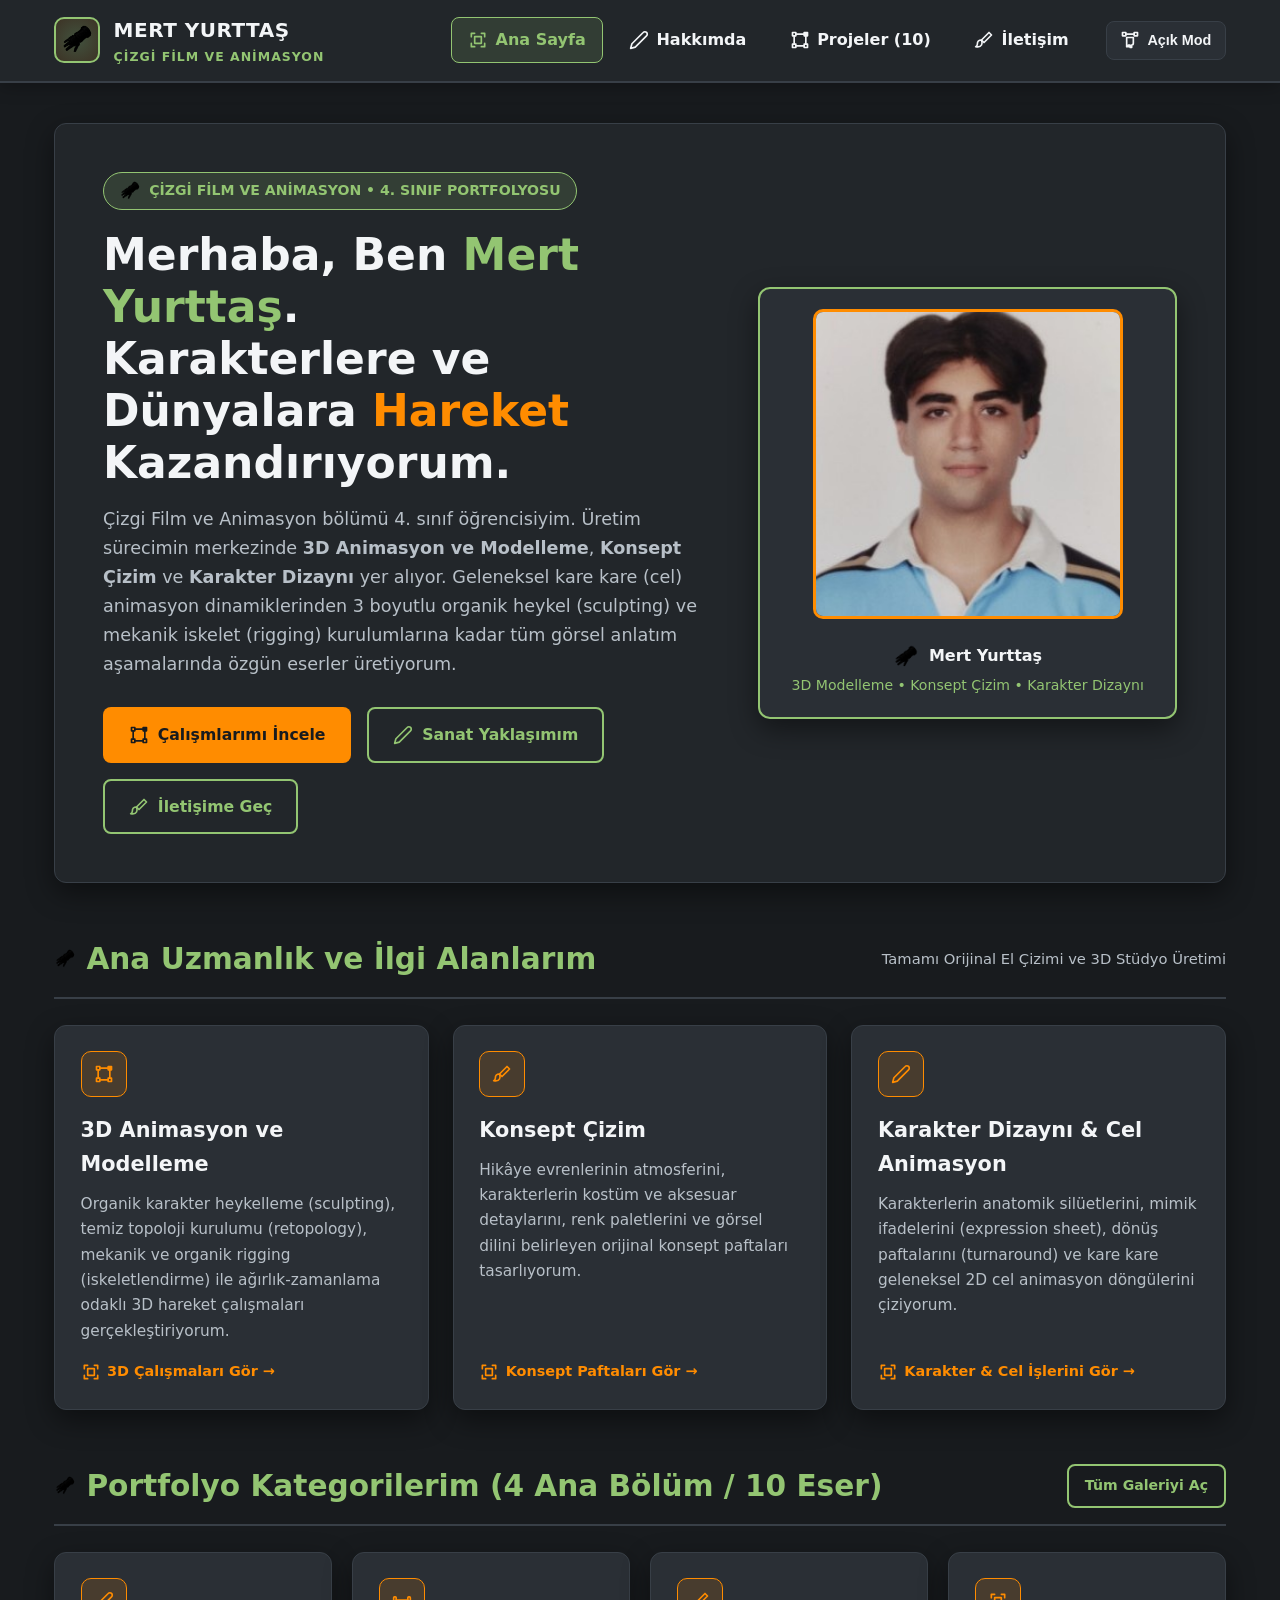
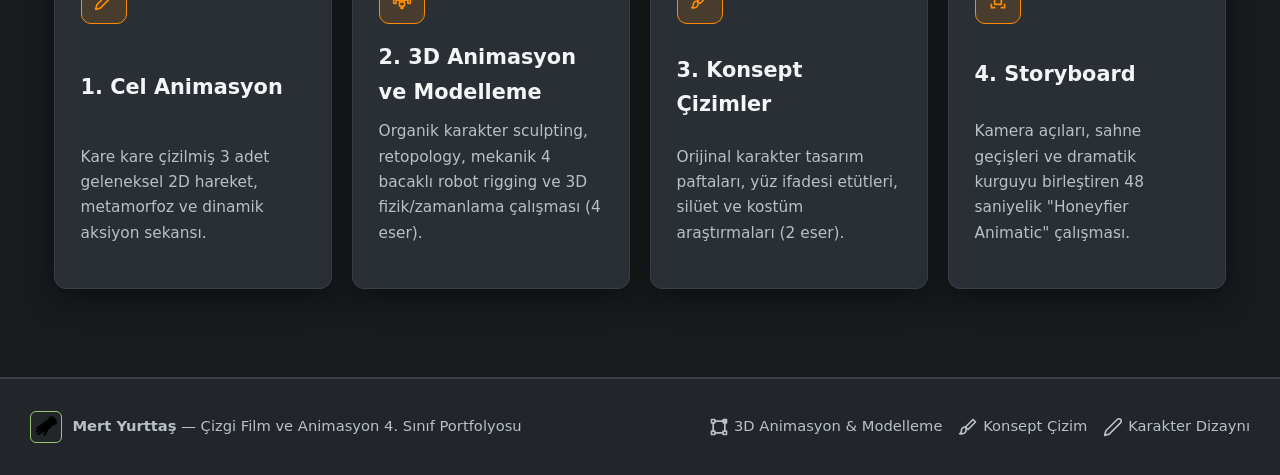
<file: index.html>
<!DOCTYPE html>
<html lang="tr">
<head>
  <meta charset="UTF-8">
  <meta name="viewport" content="width=device-width, initial-scale=1.0">
  <title>Mert Yurttaş | Çizgi Film ve Animasyon Portfolyosu</title>
  <meta name="description" content="Mert Yurttaş - Çizgi Film ve Animasyon 4. Sınıf öğrencisi. 3D Animasyon ve Modelleme, Konsept Çizim, Karakter Dizaynı, Cel Animasyon ve Storyboard portfolyosu.">
  <link rel="icon" type="image/png" href="assets/img/logo.png">
  <link rel="stylesheet" href="style.css">
</head>
<body>
  <a href="#mainContent" class="skip-link">Ana İçeriğe Atla</a>
  <header>
    <div class="nav-container">
      <a href="index.html" class="brand-logo" aria-label="Mert Yurttaş Ana Sayfa">
        <img src="assets/img/logo.png" alt="Mert Yurttaş Zırhlı Eldiven Sanat Logosu">
        <div class="brand-title">
          MERT YURTTAŞ
          <span>Çizgi Film ve Animasyon</span>
        </div>
      </a>

      <nav aria-label="Ana Gezinti Menüsü">
        <button type="button" class="mobile-menu-btn" id="mobileMenuBtn" aria-expanded="false" aria-controls="mainNavLinks" aria-label="Menüyü Aç veya Kapat">
          <svg class="tool-icon" viewBox="0 0 24 24" aria-hidden="true"><path d="M4 8V4h4M16 4h4v4M20 16v4h-4M8 20H4v-4"/><rect x="8" y="8" width="8" height="8"/></svg> Menü
        </button>

        <ul class="nav-links" id="mainNavLinks">
          <li>
            <a href="index.html" class="active">
              <svg class="tool-icon" viewBox="0 0 24 24" aria-hidden="true"><path d="M4 8V4h4M16 4h4v4M20 16v4h-4M8 20H4v-4"/><rect x="8" y="8" width="8" height="8"/></svg> Ana Sayfa
            </a>
          </li>
          <li>
            <a href="hakkinda.html" class="">
              <svg class="tool-icon" viewBox="0 0 24 24" aria-hidden="true"><path d="M17 3a2.83 2.83 0 1 1 4 4L7.5 20.5 2 22l1.5-5.5L17 3z"/></svg> Hakkımda
            </a>
          </li>
          <li>
            <a href="projeler.html" class="">
              <svg class="tool-icon" viewBox="0 0 24 24" aria-hidden="true"><rect x="3" y="3" width="4" height="4"/><rect x="17" y="3" width="4" height="4" fill="currentColor"/><rect x="3" y="17" width="4" height="4"/><rect x="17" y="17" width="4" height="4"/><path d="M7 5h10M5 7v10M19 7v10M7 19h10"/></svg> Projeler (10)
            </a>
          </li>
          <li>
            <a href="iletisim.html" class="">
              <svg class="tool-icon" viewBox="0 0 24 24" aria-hidden="true"><path d="M18 3l3 3-9 9-3-3 9-9z"/><path d="M9 12c-3 0-5 2-5 5 0 1.5-.8 2.5-2 3 2.5.5 6 0 7-2 1-1.5 1-3 0-6z"/></svg> İletişim
            </a>
          </li>
        </ul>

        <div class="nav-actions">
          <button type="button" class="theme-btn" id="themeToggleBtn" aria-label="Renk Temasını Değiştir">
            <svg class="tool-icon" viewBox="0 0 24 24" aria-hidden="true"><rect x="3" y="3" width="4" height="4"/><rect x="17" y="3" width="4" height="4"/><path d="M7 5h10"/><path d="M8 9h8v7a2 2 0 0 1-2 2v3h-2v-3h-2v2H8V9z"/></svg> <span id="themeBtnText">Açık Mod</span>
          </button>
        </div>
      </nav>
    </div>
  </header>

  <main id="mainContent">
    <section class="hero-section" aria-labelledby="heroHeading">
      <div class="hero-content">
        <div class="hero-badge">
          <img src="assets/icons/tool_1.png" alt="Çizim Fırçası Aracı İkonu" class="tool-icon-img">
          ÇİZGİ FİLM VE ANİMASYON • 4. SINIF PORTFOLYOSU
        </div>
        <h1 id="heroHeading">
          Merhaba, Ben <span class="highlight-green">Mert Yurttaş</span>.<br>
          Karakterlere ve Dünyalara <span class="highlight-orange">Hareket</span> Kazandırıyorum.
        </h1>
        <p>
          Çizgi Film ve Animasyon bölümü 4. sınıf öğrencisiyim. Üretim sürecimin merkezinde <strong>3D Animasyon ve Modelleme</strong>, <strong>Konsept Çizim</strong> ve <strong>Karakter Dizaynı</strong> yer alıyor. Geleneksel kare kare (cel) animasyon dinamiklerinden 3 boyutlu organik heykel (sculpting) ve mekanik iskelet (rigging) kurulumlarına kadar tüm görsel anlatım aşamalarında özgün eserler üretiyorum.
        </p>
        <div class="btn-group">
          <a href="projeler.html" class="btn btn-primary">
            <svg class="tool-icon" viewBox="0 0 24 24" aria-hidden="true"><rect x="3" y="3" width="4" height="4"/><rect x="17" y="3" width="4" height="4" fill="currentColor"/><rect x="3" y="17" width="4" height="4"/><rect x="17" y="17" width="4" height="4"/><path d="M7 5h10M5 7v10M19 7v10M7 19h10"/></svg> Çalışmlarımı İncele
          </a>
          <a href="hakkinda.html" class="btn btn-secondary">
            <svg class="tool-icon" viewBox="0 0 24 24" aria-hidden="true"><path d="M17 3a2.83 2.83 0 1 1 4 4L7.5 20.5 2 22l1.5-5.5L17 3z"/></svg> Sanat Yaklaşımım
          </a>
          <a href="iletisim.html" class="btn btn-secondary">
            <svg class="tool-icon" viewBox="0 0 24 24" aria-hidden="true"><path d="M18 3l3 3-9 9-3-3 9-9z"/><path d="M9 12c-3 0-5 2-5 5 0 1.5-.8 2.5-2 3 2.5.5 6 0 7-2 1-1.5 1-3 0-6z"/></svg> İletişime Geç
          </a>
        </div>
      </div>

      <div class="hero-portrait-card">
        <img src="assets/img/ben.jpg" alt="Mert Yurttaş Portre Fotoğrafı" class="portrait-img">
        <div class="portrait-caption">
          <img src="assets/img/logo.png" alt="Mert Yurttaş Eldiven Sembolü" style="width:26px; height:26px; object-fit:contain;">
          Mert Yurttaş
        </div>
        <p class="portrait-sub">3D Modelleme • Konsept Çizim • Karakter Dizaynı</p>
      </div>
    </section>

    <section aria-labelledby="focusHeading">
      <div class="section-header">
        <h2 id="focusHeading">
          <img src="assets/icons/tool_3.png" alt="Vertex Seçim Aracı İkonu" class="tool-icon-img">
          Ana Uzmanlık ve İlgi Alanlarım
        </h2>
        <span style="color:var(--text-secondary); font-size:0.92rem;">Tamamı Orijinal El Çizimi ve 3D Stüdyo Üretimi</span>
      </div>

      <div class="grid-3">
        <article class="card">
          <div>
            <div class="card-icon-bar">
              <svg class="tool-icon" viewBox="0 0 24 24" aria-hidden="true"><rect x="3" y="3" width="4" height="4"/><rect x="17" y="3" width="4" height="4" fill="currentColor"/><rect x="3" y="17" width="4" height="4"/><rect x="17" y="17" width="4" height="4"/><path d="M7 5h10M5 7v10M19 7v10M7 19h10"/></svg>
            </div>
            <h3>3D Animasyon ve Modelleme</h3>
            <p>
              Organik karakter heykelleme (sculpting), temiz topoloji kurulumu (retopology), mekanik ve organik rigging (iskeletlendirme) ile ağırlık-zamanlama odaklı 3D hareket çalışmaları gerçekleştiriyorum.
            </p>
          </div>
          <a href="projeler.html" class="project-link"><svg class="tool-icon" viewBox="0 0 24 24" aria-hidden="true"><path d="M4 8V4h4M16 4h4v4M20 16v4h-4M8 20H4v-4"/><rect x="8" y="8" width="8" height="8"/></svg> 3D Çalışmaları Gör &rarr;</a>
        </article>

        <article class="card">
          <div>
            <div class="card-icon-bar">
              <svg class="tool-icon" viewBox="0 0 24 24" aria-hidden="true"><path d="M18 3l3 3-9 9-3-3 9-9z"/><path d="M9 12c-3 0-5 2-5 5 0 1.5-.8 2.5-2 3 2.5.5 6 0 7-2 1-1.5 1-3 0-6z"/></svg>
            </div>
            <h3>Konsept Çizim</h3>
            <p>
              Hikâye evrenlerinin atmosferini, karakterlerin kostüm ve aksesuar detaylarını, renk paletlerini ve görsel dilini belirleyen orijinal konsept paftaları tasarlıyorum.
            </p>
          </div>
          <a href="projeler.html" class="project-link"><svg class="tool-icon" viewBox="0 0 24 24" aria-hidden="true"><path d="M4 8V4h4M16 4h4v4M20 16v4h-4M8 20H4v-4"/><rect x="8" y="8" width="8" height="8"/></svg> Konsept Paftaları Gör &rarr;</a>
        </article>

        <article class="card">
          <div>
            <div class="card-icon-bar">
              <svg class="tool-icon" viewBox="0 0 24 24" aria-hidden="true"><path d="M17 3a2.83 2.83 0 1 1 4 4L7.5 20.5 2 22l1.5-5.5L17 3z"/></svg>
            </div>
            <h3>Karakter Dizaynı &amp; Cel Animasyon</h3>
            <p>
              Karakterlerin anatomik silüetlerini, mimik ifadelerini (expression sheet), dönüş paftalarını (turnaround) ve kare kare geleneksel 2D cel animasyon döngülerini çiziyorum.
            </p>
          </div>
          <a href="projeler.html" class="project-link"><svg class="tool-icon" viewBox="0 0 24 24" aria-hidden="true"><path d="M4 8V4h4M16 4h4v4M20 16v4h-4M8 20H4v-4"/><rect x="8" y="8" width="8" height="8"/></svg> Karakter &amp; Cel İşlerini Gör &rarr;</a>
        </article>
      </div>
    </section>

    <section aria-labelledby="categoriesPreviewHeading">
      <div class="section-header">
        <h2 id="categoriesPreviewHeading">
          <img src="assets/icons/tool_6.png" alt="Rigging Ağırlık Aracı İkonu" class="tool-icon-img">
          Portfolyo Kategorilerim (4 Ana Bölüm / 10 Eser)
        </h2>
        <a href="projeler.html" class="btn btn-secondary" style="padding:0.5rem 1rem; font-size:0.88rem;">
          Tüm Galeriyi Aç
        </a>
      </div>

      <div class="grid-4">
        <div class="card">
          <div class="card-icon-bar"><svg class="tool-icon" viewBox="0 0 24 24" aria-hidden="true"><path d="M17 3a2.83 2.83 0 1 1 4 4L7.5 20.5 2 22l1.5-5.5L17 3z"/></svg></div>
          <h3>1. Cel Animasyon</h3>
          <p>Kare kare çizilmiş 3 adet geleneksel 2D hareket, metamorfoz ve dinamik aksiyon sekansı.</p>
        </div>
        <div class="card">
          <div class="card-icon-bar"><svg class="tool-icon" viewBox="0 0 24 24" aria-hidden="true"><rect x="2" y="7" width="3" height="8" rx="1"/><rect x="19" y="7" width="3" height="8" rx="1"/><path d="M5 11h14"/><path d="M9 13h6v5h-2v3h-2v-3H9v-5z"/></svg></div>
          <h3>2. 3D Animasyon ve Modelleme</h3>
          <p>Organik karakter sculpting, retopology, mekanik 4 bacaklı robot rigging ve 3D fizik/zamanlama çalışması (4 eser).</p>
        </div>
        <div class="card">
          <div class="card-icon-bar"><svg class="tool-icon" viewBox="0 0 24 24" aria-hidden="true"><path d="M18 3l3 3-9 9-3-3 9-9z"/><path d="M9 12c-3 0-5 2-5 5 0 1.5-.8 2.5-2 3 2.5.5 6 0 7-2 1-1.5 1-3 0-6z"/></svg></div>
          <h3>3. Konsept Çizimler</h3>
          <p>Orijinal karakter tasarım paftaları, yüz ifadesi etütleri, silüet ve kostüm araştırmaları (2 eser).</p>
        </div>
        <div class="card">
          <div class="card-icon-bar"><svg class="tool-icon" viewBox="0 0 24 24" aria-hidden="true"><path d="M4 8V4h4M16 4h4v4M20 16v4h-4M8 20H4v-4"/><rect x="8" y="8" width="8" height="8"/></svg></div>
          <h3>4. Storyboard</h3>
          <p>Kamera açıları, sahne geçişleri ve dramatik kurguyu birleştiren 48 saniyelik "Honeyfier Animatic" çalışması.</p>
        </div>
      </div>
    </section>
  </main>

  <footer>
    <div class="footer-inner">
      <div style="display:flex; align-items:center; gap:0.65rem;">
        <img src="assets/img/logo.png" alt="Mert Yurttaş Mini Logo" style="width:32px; height:32px; object-fit:contain; border:1px solid var(--pistachio); border-radius:6px; padding:2px;">
        <span><strong>Mert Yurttaş</strong> — Çizgi Film ve Animasyon 4. Sınıf Portfolyosu</span>
      </div>
      <div style="display:flex; align-items:center; gap:1rem; flex-wrap:wrap;">
        <span><svg class="tool-icon" viewBox="0 0 24 24" aria-hidden="true"><rect x="3" y="3" width="4" height="4"/><rect x="17" y="3" width="4" height="4" fill="currentColor"/><rect x="3" y="17" width="4" height="4"/><rect x="17" y="17" width="4" height="4"/><path d="M7 5h10M5 7v10M19 7v10M7 19h10"/></svg> 3D Animasyon &amp; Modelleme</span>
        <span><svg class="tool-icon" viewBox="0 0 24 24" aria-hidden="true"><path d="M18 3l3 3-9 9-3-3 9-9z"/><path d="M9 12c-3 0-5 2-5 5 0 1.5-.8 2.5-2 3 2.5.5 6 0 7-2 1-1.5 1-3 0-6z"/></svg> Konsept Çizim</span>
        <span><svg class="tool-icon" viewBox="0 0 24 24" aria-hidden="true"><path d="M17 3a2.83 2.83 0 1 1 4 4L7.5 20.5 2 22l1.5-5.5L17 3z"/></svg> Karakter Dizaynı</span>
      </div>
    </div>
  </footer>
  <script src="script.js"></script>
</body>
</html>
</file>
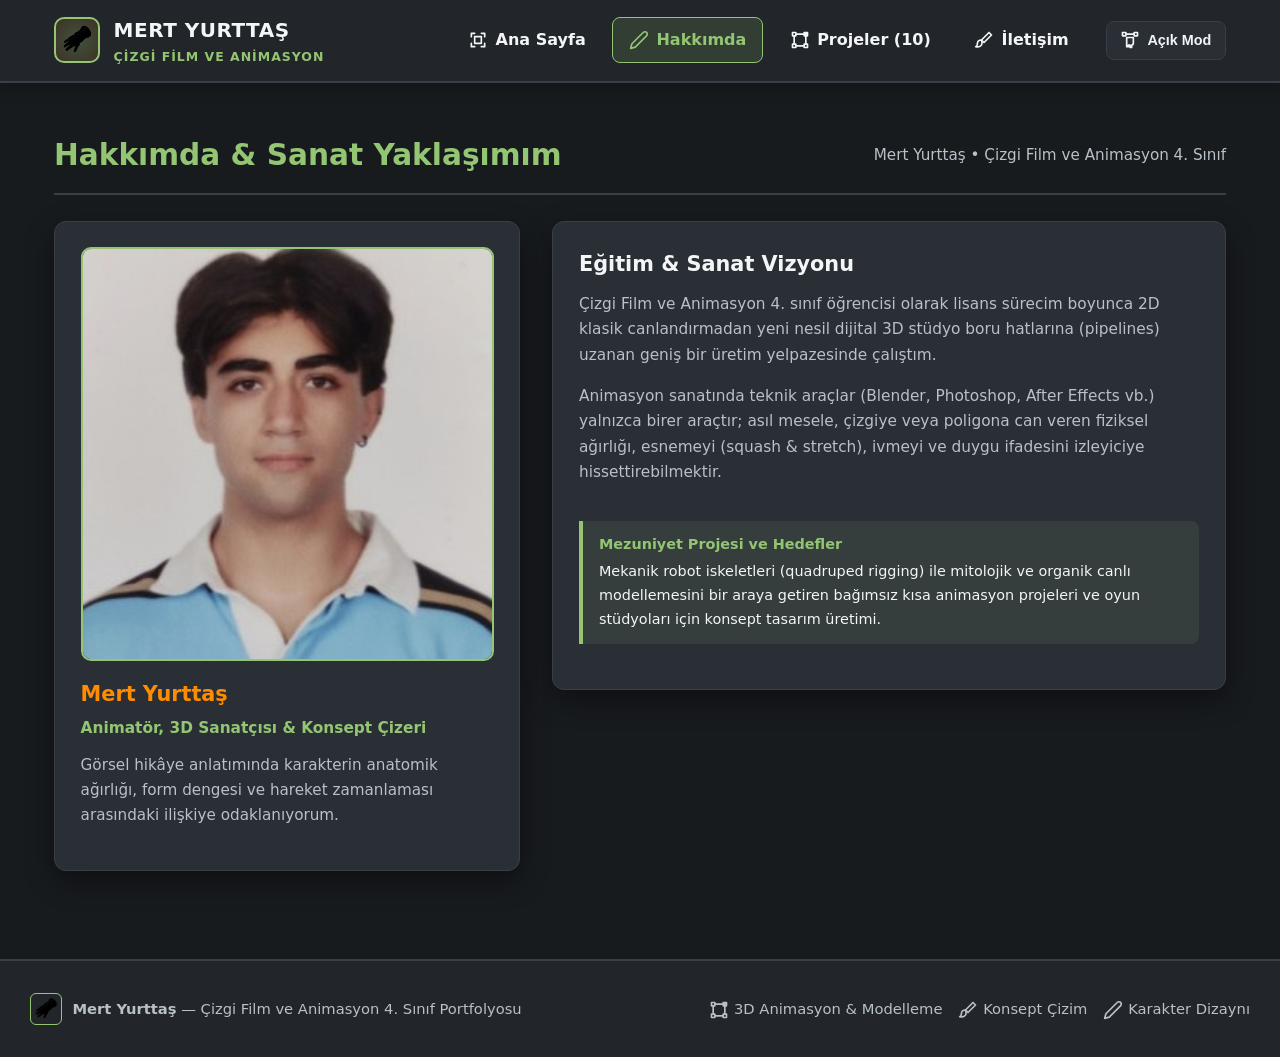
<file: hakkinda.html>
<!DOCTYPE html>
<html lang="tr">
<head>
  <meta charset="UTF-8">
  <meta name="viewport" content="width=device-width, initial-scale=1.0">
  <title>Hakkımda | Mert Yurttaş Sanat ve Animasyon Portfolyosu</title>
  <meta name="description" content="Mert Yurttaş - Çizgi Film ve Animasyon 4. Sınıf öğrencisi hakkında; sanat yaklaşımı, üretim metodolojisi ve hedefleri.">
  <link rel="icon" type="image/png" href="assets/img/logo.png">
  <link rel="stylesheet" href="style.css">
</head>
<body>
  <a href="#mainContent" class="skip-link">Ana İçeriğe Atla</a>
  <header>
    <div class="nav-container">
      <a href="index.html" class="brand-logo" aria-label="Mert Yurttaş Ana Sayfa">
        <img src="assets/img/logo.png" alt="Mert Yurttaş Zırhlı Eldiven Sanat Logosu">
        <div class="brand-title">
          MERT YURTTAŞ
          <span>Çizgi Film ve Animasyon</span>
        </div>
      </a>

      <nav aria-label="Ana Gezinti Menüsü">
        <button type="button" class="mobile-menu-btn" id="mobileMenuBtn" aria-expanded="false" aria-controls="mainNavLinks" aria-label="Menüyü Aç veya Kapat">
          <svg class="tool-icon" viewBox="0 0 24 24" aria-hidden="true"><path d="M4 8V4h4M16 4h4v4M20 16v4h-4M8 20H4v-4"/><rect x="8" y="8" width="8" height="8"/></svg> Menü
        </button>

        <ul class="nav-links" id="mainNavLinks">
          <li>
            <a href="index.html">
              <svg class="tool-icon" viewBox="0 0 24 24" aria-hidden="true"><path d="M4 8V4h4M16 4h4v4M20 16v4h-4M8 20H4v-4"/><rect x="8" y="8" width="8" height="8"/></svg> Ana Sayfa
            </a>
          </li>
          <li>
            <a href="hakkinda.html" class="active">
              <svg class="tool-icon" viewBox="0 0 24 24" aria-hidden="true"><path d="M17 3a2.83 2.83 0 1 1 4 4L7.5 20.5 2 22l1.5-5.5L17 3z"/></svg> Hakkımda
            </a>
          </li>
          <li>
            <a href="projeler.html">
              <svg class="tool-icon" viewBox="0 0 24 24" aria-hidden="true"><rect x="3" y="3" width="4" height="4"/><rect x="17" y="3" width="4" height="4" fill="currentColor"/><rect x="3" y="17" width="4" height="4"/><rect x="17" y="17" width="4" height="4"/><path d="M7 5h10M5 7v10M19 7v10M7 19h10"/></svg> Projeler (10)
            </a>
          </li>
          <li>
            <a href="iletisim.html">
              <svg class="tool-icon" viewBox="0 0 24 24" aria-hidden="true"><path d="M18 3l3 3-9 9-3-3 9-9z"/><path d="M9 12c-3 0-5 2-5 5 0 1.5-.8 2.5-2 3 2.5.5 6 0 7-2 1-1.5 1-3 0-6z"/></svg> İletişim
            </a>
          </li>
        </ul>

        <div class="nav-actions">
          <button type="button" class="theme-btn" id="themeToggleBtn" aria-label="Renk Temasını Değiştir">
            <svg class="tool-icon" viewBox="0 0 24 24" aria-hidden="true"><rect x="3" y="3" width="4" height="4"/><rect x="17" y="3" width="4" height="4"/><path d="M7 5h10"/><path d="M8 9h8v7a2 2 0 0 1-2 2v3h-2v-3h-2v2H8V9z"/></svg> <span id="themeBtnText">Açık Mod</span>
          </button>
        </div>
      </nav>
    </div>
  </header>

  <main id="mainContent">
    <div class="section-header" style="margin-top:0.5rem;">
      <h2>
        Hakkımda &amp; Sanat Yaklaşımım
      </h2>
      <span style="color:var(--text-secondary); font-size:0.95rem;">Mert Yurttaş • Çizgi Film ve Animasyon 4. Sınıf</span>
    </div>

    <div class="about-grid">
      <div class="card">
        <img src="assets/img/ben.jpg" alt="Mert Yurttaş Portre" style="width:100%; border-radius:10px; border:2px solid var(--pistachio); margin-bottom:1rem; object-fit:cover;">
        <h3 style="color:var(--sun-orange); margin-bottom:0.3rem;">Mert Yurttaş</h3>
        <p style="color:var(--pistachio); font-weight:700; margin-bottom:0.75rem;">Animatör, 3D Sanatçısı &amp; Konsept Çizeri</p>
        <p style="font-size:0.95rem;">
          Görsel hikâye anlatımında karakterin anatomik ağırlığı, form dengesi ve hareket zamanlaması arasındaki ilişkiye odaklanıyorum.
        </p>
      </div>

      <div class="card">
        <h3>Eğitim &amp; Sanat Vizyonu</h3>
        <p>
          Çizgi Film ve Animasyon 4. sınıf öğrencisi olarak lisans sürecim boyunca 2D klasik canlandırmadan yeni nesil dijital 3D stüdyo boru hatlarına (pipelines) uzanan geniş bir üretim yelpazesinde çalıştım.
        </p>
        <p>
          Animasyon sanatında teknik araçlar (Blender, Photoshop, After Effects vb.) yalnızca birer araçtır; asıl mesele, çizgiye veya poligona can veren fiziksel ağırlığı, esnemeyi (squash &amp; stretch), ivmeyi ve duygu ifadesini izleyiciye hissettirebilmektir.
        </p>
        <div class="learned-box" style="margin-top:1.25rem;">
          <strong>Mezuniyet Projesi ve Hedefler</strong>
          Mekanik robot iskeletleri (quadruped rigging) ile mitolojik ve organik canlı modellemesini bir araya getiren bağımsız kısa animasyon projeleri ve oyun stüdyoları için konsept tasarım üretimi.
        </div>
      </div>
    </div>
  </main>

  <footer>
    <div class="footer-inner">
      <div style="display:flex; align-items:center; gap:0.65rem;">
        <img src="assets/img/logo.png" alt="Mert Yurttaş Mini Logo" style="width:32px; height:32px; object-fit:contain; border:1px solid var(--pistachio); border-radius:6px; padding:2px;">
        <span><strong>Mert Yurttaş</strong> — Çizgi Film ve Animasyon 4. Sınıf Portfolyosu</span>
      </div>
      <div style="display:flex; align-items:center; gap:1rem; flex-wrap:wrap;">
        <span><svg class="tool-icon" viewBox="0 0 24 24" aria-hidden="true"><rect x="3" y="3" width="4" height="4"/><rect x="17" y="3" width="4" height="4" fill="currentColor"/><rect x="3" y="17" width="4" height="4"/><rect x="17" y="17" width="4" height="4"/><path d="M7 5h10M5 7v10M19 7v10M7 19h10"/></svg> 3D Animasyon &amp; Modelleme</span>
        <span><svg class="tool-icon" viewBox="0 0 24 24" aria-hidden="true"><path d="M18 3l3 3-9 9-3-3 9-9z"/><path d="M9 12c-3 0-5 2-5 5 0 1.5-.8 2.5-2 3 2.5.5 6 0 7-2 1-1.5 1-3 0-6z"/></svg> Konsept Çizim</span>
        <span><svg class="tool-icon" viewBox="0 0 24 24" aria-hidden="true"><path d="M17 3a2.83 2.83 0 1 1 4 4L7.5 20.5 2 22l1.5-5.5L17 3z"/></svg> Karakter Dizaynı</span>
      </div>
    </div>
  </footer>
  <script src="script.js"></script>
</body>
</html>
</file>
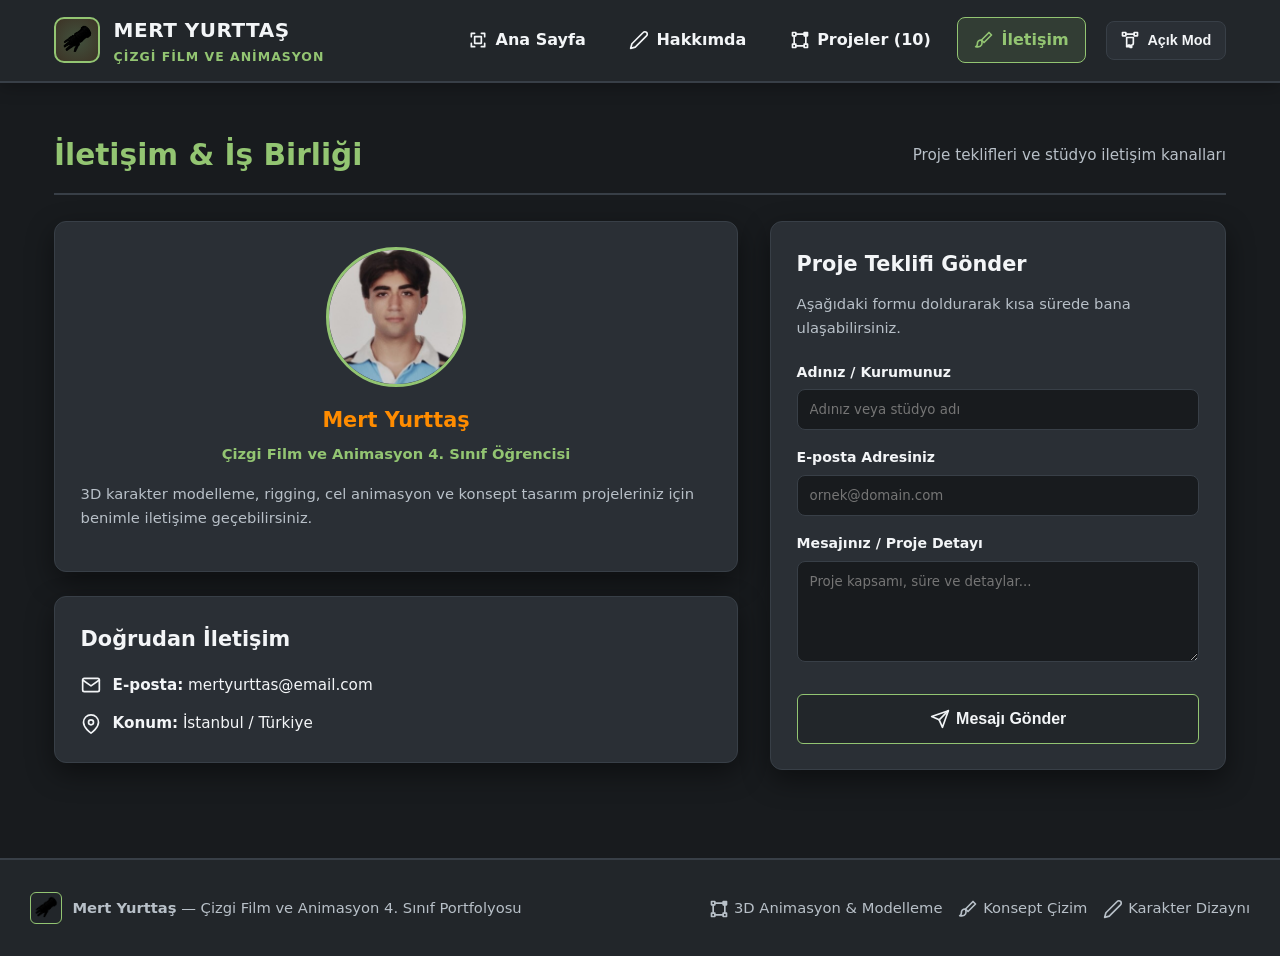
<file: iletisim.html>
<!DOCTYPE html>
<html lang="tr">
<head>
  <meta charset="UTF-8">
  <meta name="viewport" content="width=device-width, initial-scale=1.0">
  <title>İletişim | Mert Yurttaş Sanat ve Animasyon Portfolyosu</title>
  <meta name="description" content="Mert Yurttaş ile iletişim kurun: E-posta, sosyal medya hesapları ve stüdyo iş birliği kanalları.">
  <link rel="icon" type="image/png" href="assets/img/logo.png">
  <link rel="stylesheet" href="style.css">
</head>
<body>
  <a href="#mainContent" class="skip-link">Ana İçeriğe Atla</a>
  <header>
    <div class="nav-container">
      <a href="index.html" class="brand-logo" aria-label="Mert Yurttaş Ana Sayfa">
        <img src="assets/img/logo.png" alt="Mert Yurttaş Zırhlı Eldiven Sanat Logosu">
        <div class="brand-title">
          MERT YURTTAŞ
          <span>Çizgi Film ve Animasyon</span>
        </div>
      </a>

      <nav aria-label="Ana Gezinti Menüsü">
        <button type="button" class="mobile-menu-btn" id="mobileMenuBtn" aria-expanded="false" aria-controls="mainNavLinks" aria-label="Menüyü Aç veya Kapat">
          <svg class="tool-icon" viewBox="0 0 24 24" aria-hidden="true"><path d="M4 8V4h4M16 4h4v4M20 16v4h-4M8 20H4v-4"/><rect x="8" y="8" width="8" height="8"/></svg> Menü
        </button>

        <ul class="nav-links" id="mainNavLinks">
          <li>
            <a href="index.html">
              <svg class="tool-icon" viewBox="0 0 24 24" aria-hidden="true"><path d="M4 8V4h4M16 4h4v4M20 16v4h-4M8 20H4v-4"/><rect x="8" y="8" width="8" height="8"/></svg> Ana Sayfa
            </a>
          </li>
          <li>
            <a href="hakkinda.html">
              <svg class="tool-icon" viewBox="0 0 24 24" aria-hidden="true"><path d="M17 3a2.83 2.83 0 1 1 4 4L7.5 20.5 2 22l1.5-5.5L17 3z"/></svg> Hakkımda
            </a>
          </li>
          <li>
            <a href="projeler.html">
              <svg class="tool-icon" viewBox="0 0 24 24" aria-hidden="true"><rect x="3" y="3" width="4" height="4"/><rect x="17" y="3" width="4" height="4" fill="currentColor"/><rect x="3" y="17" width="4" height="4"/><rect x="17" y="17" width="4" height="4"/><path d="M7 5h10M5 7v10M19 7v10M7 19h10"/></svg> Projeler (10)
            </a>
          </li>
          <li>
            <a href="iletisim.html" class="active">
              <svg class="tool-icon" viewBox="0 0 24 24" aria-hidden="true"><path d="M18 3l3 3-9 9-3-3 9-9z"/><path d="M9 12c-3 0-5 2-5 5 0 1.5-.8 2.5-2 3 2.5.5 6 0 7-2 1-1.5 1-3 0-6z"/></svg> İletişim
            </a>
          </li>
        </ul>

        <div class="nav-actions">
          <button type="button" class="theme-btn" id="themeToggleBtn" aria-label="Renk Temasını Değiştir">
            <svg class="tool-icon" viewBox="0 0 24 24" aria-hidden="true"><rect x="3" y="3" width="4" height="4"/><rect x="17" y="3" width="4" height="4"/><path d="M7 5h10"/><path d="M8 9h8v7a2 2 0 0 1-2 2v3h-2v-3h-2v2H8V9z"/></svg> <span id="themeBtnText">Açık Mod</span>
          </button>
        </div>
      </nav>
    </div>
  </header>

  <main id="mainContent">
    <div class="section-header" style="margin-top:0.5rem;">
      <h2>
        İletişim &amp; İş Birliği
      </h2>
      <span style="color:var(--text-secondary); font-size:0.95rem;">Proje teklifleri ve stüdyo iletişim kanalları</span>
    </div>

    <div class="contact-layout">
      <!-- Sol Sütun: Profil ve İletişim Bilgileri -->
      <div>
        <div class="card" style="text-align: center;">
          <img src="assets/img/ben.jpg" alt="Mert Yurttaş Portre" style="width:140px; height:140px; border-radius:50%; border:3px solid var(--pistachio); margin:0 auto 1rem auto; object-fit:cover; display:block;">
          <h3 style="color:var(--sun-orange); margin-bottom:0.25rem;">Mert Yurttaş</h3>
          <p style="color:var(--pistachio); font-weight:700; margin-bottom:1rem; font-size:0.92rem;">Çizgi Film ve Animasyon 4. Sınıf Öğrencisi</p>
          <p style="font-size:0.92rem; text-align:left; color:var(--text-secondary); line-height:1.6;">
            3D karakter modelleme, rigging, cel animasyon ve konsept tasarım projeleriniz için benimle iletişime geçebilirsiniz.
          </p>
        </div>

        <div class="card" style="margin-top:1.5rem;">
          <h3 style="margin-bottom:1rem;">Doğrudan İletişim</h3>
          <ul style="list-style:none; padding:0; display:flex; flex-direction:column; gap:0.85rem; font-size:0.95rem;">
            <li style="display:flex; align-items:center; gap:0.75rem;">
              <svg class="tool-icon" viewBox="0 0 24 24" aria-hidden="true"><path d="M4 4h16c1.1 0 2 .9 2 2v12c0 1.1-.9 2-2 2H4c-1.1 0-2-.9-2-2V6c0-1.1.9-2 2-2z"/><polyline points="22,6 12,13 2,6"/></svg>
              <span><strong>E-posta:</strong> mertyurttas@email.com</span>
            </li>
            <li style="display:flex; align-items:center; gap:0.75rem;">
              <svg class="tool-icon" viewBox="0 0 24 24" aria-hidden="true"><path d="M21 10c0 7-9 13-9 13s-9-6-9-13a9 9 0 0 1 18 0z"/><circle cx="12" cy="10" r="3"/></svg>
              <span><strong>Konum:</strong> İstanbul / Türkiye</span>
            </li>
          </ul>
        </div>
      </div>

      <!-- Sağ Sütun: İletişim Formu -->
      <div>
        <div class="card">
          <h3>Proje Teklifi Gönder</h3>
          <p style="font-size:0.92rem; color:var(--text-secondary); margin-bottom:1.25rem;">
            Aşağıdaki formu doldurarak kısa sürede bana ulaşabilirsiniz.
          </p>

          <form id="contactForm" style="display:flex; flex-direction:column; gap:1rem;">
            <div>
              <label for="senderName" style="display:block; font-size:0.88rem; font-weight:700; margin-bottom:0.35rem;">Adınız / Kurumunuz</label>
              <input type="text" id="senderName" required placeholder="Adınız veya stüdyo adı" style="width:100%; padding:0.75rem; border-radius:8px; border:1px solid var(--border-color); background:var(--bg-primary); color:var(--text-primary); font-family:inherit;">
            </div>

            <div>
              <label for="senderEmail" style="display:block; font-size:0.88rem; font-weight:700; margin-bottom:0.35rem;">E-posta Adresiniz</label>
              <input type="email" id="senderEmail" required placeholder="ornek@domain.com" style="width:100%; padding:0.75rem; border-radius:8px; border:1px solid var(--border-color); background:var(--bg-primary); color:var(--text-primary); font-family:inherit;">
            </div>

            <div>
              <label for="messageText" style="display:block; font-size:0.88rem; font-weight:700; margin-bottom:0.35rem;">Mesajınız / Proje Detayı</label>
              <textarea id="messageText" rows="5" required placeholder="Proje kapsamı, süre ve detaylar..." style="width:100%; padding:0.75rem; border-radius:8px; border:1px solid var(--border-color); background:var(--bg-primary); color:var(--text-primary); font-family:inherit; resize:vertical;"></textarea>
            </div>

            <button type="submit" class="preview-btn" style="justify-content:center; padding:0.85rem; font-size:1rem; cursor:pointer; margin-top:0.5rem;">
              <svg class="tool-icon" viewBox="0 0 24 24"><line x1="22" y1="2" x2="11" y2="13"/><polygon points="22 2 15 22 11 13 2 9 22 2"/></svg> Mesajı Gönder
            </button>
          </form>

          <div id="formSuccessMessage" style="display:none; margin-top:1rem; padding:0.85rem; background:var(--bg-primary); border:1px solid var(--pistachio); border-radius:8px; color:var(--pistachio); text-align:center; font-weight:700;">
            Mesajınız başarıyla iletildi. En kısa sürede dönüş yapacağım.
          </div>
        </div>
      </div>
    </div>
  </main>

  <footer>
    <div class="footer-inner">
      <div style="display:flex; align-items:center; gap:0.65rem;">
        <img src="assets/img/logo.png" alt="Mert Yurttaş Mini Logo" style="width:32px; height:32px; object-fit:contain; border:1px solid var(--pistachio); border-radius:6px; padding:2px;">
        <span><strong>Mert Yurttaş</strong> — Çizgi Film ve Animasyon 4. Sınıf Portfolyosu</span>
      </div>
      <div style="display:flex; align-items:center; gap:1rem; flex-wrap:wrap;">
        <span><svg class="tool-icon" viewBox="0 0 24 24" aria-hidden="true"><rect x="3" y="3" width="4" height="4"/><rect x="17" y="3" width="4" height="4" fill="currentColor"/><rect x="3" y="17" width="4" height="4"/><rect x="17" y="17" width="4" height="4"/><path d="M7 5h10M5 7v10M19 7v10M7 19h10"/></svg> 3D Animasyon &amp; Modelleme</span>
        <span><svg class="tool-icon" viewBox="0 0 24 24" aria-hidden="true"><path d="M18 3l3 3-9 9-3-3 9-9z"/><path d="M9 12c-3 0-5 2-5 5 0 1.5-.8 2.5-2 3 2.5.5 6 0 7-2 1-1.5 1-3 0-6z"/></svg> Konsept Çizim</span>
        <span><svg class="tool-icon" viewBox="0 0 24 24" aria-hidden="true"><path d="M17 3a2.83 2.83 0 1 1 4 4L7.5 20.5 2 22l1.5-5.5L17 3z"/></svg> Karakter Dizaynı</span>
      </div>
    </div>
  </footer>
  <script src="script.js"></script>
</body>
</html>
</file>
<file: style.css>
/* ==========================================================================
   MERT YURTTAŞ - KİŞİSEL SANAT VE ANİMASYON PORTFOLYOSU
   Renk Paleti: Koyu Gri (#181B1E, #22262A), Fıstık Yeşili (#93C572), Güneş Turuncusu (#FF8C00)
   ========================================================================== */

:root {
  --bg-primary: #181B1E;
  --bg-secondary: #22262A;
  --bg-card: #2A2F35;
  --text-primary: #F3F5F7;
  --text-secondary: #B8C0C8;
  --pistachio: #93C572;
  --pistachio-dark: #74A853;
  --sun-orange: #FF8C00;
  --sun-orange-hover: #FFA028;
  --border-color: #383F47;
  --shadow: 0 10px 28px rgba(0, 0, 0, 0.45);
  --radius: 12px;
  --transition: all 0.28s cubic-bezier(0.4, 0, 0.2, 1);
  --font-main: 'Segoe UI', system-ui, -apple-system, Roboto, sans-serif;
}

body.light-theme {
  --bg-primary: #F4F6F4;
  --bg-secondary: #E6EBE6;
  --bg-card: #FFFFFF;
  --text-primary: #1E2225;
  --text-secondary: #485058;
  --pistachio: #4E8C31;
  --pistachio-dark: #3B6E22;
  --sun-orange: #D96B00;
  --sun-orange-hover: #B85900;
  --border-color: #CBD4CB;
  --shadow: 0 8px 22px rgba(30, 34, 37, 0.12);
}

* {
  box-sizing: border-box;
  margin: 0;
  padding: 0;
}

html {
  scroll-behavior: smooth;
}

body {
  background-color: var(--bg-primary);
  color: var(--text-primary);
  font-family: var(--font-main);
  line-height: 1.65;
  transition: background-color 0.3s ease, color 0.3s ease;
  min-height: 100vh;
  display: flex;
  flex-direction: column;
}

a:focus-visible,
button:focus-visible,
input:focus-visible,
textarea:focus-visible,
select:focus-visible {
  outline: 3px solid var(--sun-orange);
  outline-offset: 3px;
}

.skip-link {
  position: absolute;
  top: -50px;
  left: 16px;
  background: var(--sun-orange);
  color: #181B1E;
  font-weight: 700;
  padding: 8px 16px;
  border-radius: 6px;
  z-index: 1000;
  text-decoration: none;
  transition: top 0.2s;
}

.skip-link:focus {
  top: 12px;
}

.tool-icon {
  width: 20px;
  height: 20px;
  display: inline-block;
  vertical-align: middle;
  stroke: currentColor;
  fill: none;
  stroke-width: 2;
  stroke-linecap: round;
  stroke-linejoin: round;
  flex-shrink: 0;
}

.tool-icon-img {
  width: 22px;
  height: 22px;
  object-fit: contain;
  vertical-align: middle;
  border-radius: 4px;
}

header {
  background-color: var(--bg-secondary);
  border-bottom: 2px solid var(--border-color);
  position: sticky;
  top: 0;
  z-index: 900;
  box-shadow: 0 4px 16px rgba(0, 0, 0, 0.25);
}

.nav-container {
  max-width: 1220px;
  margin: 0 auto;
  padding: 0.85rem 1.5rem;
  display: flex;
  align-items: center;
  justify-content: space-between;
  gap: 1rem;
}

.brand-logo {
  display: flex;
  align-items: center;
  gap: 0.85rem;
  text-decoration: none;
  color: var(--text-primary);
  font-weight: 800;
  font-size: 1.25rem;
  letter-spacing: 0.5px;
}

.brand-logo img {
  width: 46px;
  height: 46px;
  object-fit: contain;
  background: radial-gradient(circle, rgba(147,197,114,0.28) 0%, rgba(255,140,0,0.12) 100%);
  border: 2px solid var(--pistachio);
  border-radius: 10px;
  padding: 4px;
  transition: var(--transition);
}

.brand-logo:hover img {
  border-color: var(--sun-orange);
  transform: rotate(-6deg) scale(1.06);
}

.brand-title span {
  display: block;
  font-size: 0.78rem;
  font-weight: 600;
  color: var(--pistachio);
  letter-spacing: 1px;
  text-transform: uppercase;
}

nav {
  display: flex;
  align-items: center;
  gap: 1.25rem;
}

.nav-links {
  list-style: none;
  display: flex;
  align-items: center;
  gap: 0.6rem;
}

.nav-links a {
  display: inline-flex;
  align-items: center;
  gap: 0.45rem;
  text-decoration: none;
  color: var(--text-primary);
  font-weight: 600;
  padding: 0.55rem 1rem;
  border-radius: 8px;
  transition: var(--transition);
  border: 1px solid transparent;
}

.nav-links a:hover,
.nav-links a.active {
  background-color: rgba(147, 197, 114, 0.14);
  color: var(--pistachio);
  border-color: var(--pistachio);
}

.nav-actions {
  display: flex;
  align-items: center;
  gap: 0.6rem;
}

.theme-btn,
.mobile-menu-btn {
  background: var(--bg-card);
  color: var(--text-primary);
  border: 1px solid var(--border-color);
  padding: 0.55rem 0.85rem;
  border-radius: 8px;
  cursor: pointer;
  display: inline-flex;
  align-items: center;
  gap: 0.45rem;
  font-weight: 600;
  font-size: 0.9rem;
  transition: var(--transition);
}

.theme-btn:hover,
.mobile-menu-btn:hover {
  border-color: var(--sun-orange);
  color: var(--sun-orange);
}

.mobile-menu-btn {
  display: none;
}

main {
  flex: 1;
  max-width: 1220px;
  width: 100%;
  margin: 0 auto;
  padding: 2.5rem 1.5rem;
}

.hero-section {
  display: grid;
  grid-template-columns: 1.25fr 0.85fr;
  gap: 2.5rem;
  align-items: center;
  background: var(--bg-secondary);
  border: 1px solid var(--border-color);
  border-radius: var(--radius);
  padding: 3rem;
  box-shadow: var(--shadow);
  position: relative;
  overflow: hidden;
}

.hero-badge {
  display: inline-flex;
  align-items: center;
  gap: 0.5rem;
  background: rgba(147, 197, 114, 0.15);
  color: var(--pistachio);
  border: 1px solid var(--pistachio);
  padding: 0.4rem 0.95rem;
  border-radius: 99px;
  font-size: 0.88rem;
  font-weight: 700;
  margin-bottom: 1.2rem;
}

.hero-content h1 {
  font-size: 2.75rem;
  line-height: 1.18;
  margin-bottom: 1rem;
  color: var(--text-primary);
}

.hero-content h1 .highlight-green {
  color: var(--pistachio);
}

.hero-content h1 .highlight-orange {
  color: var(--sun-orange);
}

.hero-content p {
  font-size: 1.1rem;
  color: var(--text-secondary);
  margin-bottom: 1.8rem;
  max-width: 600px;
}

.btn-group {
  display: flex;
  flex-wrap: wrap;
  gap: 1rem;
}

.btn {
  display: inline-flex;
  align-items: center;
  gap: 0.55rem;
  padding: 0.8rem 1.5rem;
  border-radius: 8px;
  font-weight: 700;
  text-decoration: none;
  cursor: pointer;
  transition: var(--transition);
  border: 2px solid transparent;
  font-size: 0.98rem;
}

.btn-primary {
  background-color: var(--sun-orange);
  color: #181B1E;
}

.btn-primary:hover {
  background-color: var(--sun-orange-hover);
  transform: translateY(-2px);
}

.btn-secondary {
  background-color: transparent;
  color: var(--pistachio);
  border-color: var(--pistachio);
}

.btn-secondary:hover {
  background-color: var(--pistachio);
  color: #181B1E;
  transform: translateY(-2px);
}

.hero-portrait-card {
  background: var(--bg-card);
  border: 2px solid var(--pistachio);
  border-radius: var(--radius);
  padding: 1.25rem;
  text-align: center;
  box-shadow: var(--shadow);
  position: relative;
}

.hero-portrait-card img.portrait-img {
  width: 100%;
  max-width: 310px;
  aspect-ratio: 1 / 1;
  object-fit: cover;
  border-radius: 10px;
  border: 3px solid var(--sun-orange);
  margin-bottom: 1rem;
}

.portrait-caption {
  display: flex;
  align-items: center;
  justify-content: center;
  gap: 0.6rem;
  font-weight: 700;
  color: var(--text-primary);
}

.portrait-sub {
  font-size: 0.88rem;
  color: var(--pistachio);
  margin-top: 0.25rem;
}

.section-header {
  margin: 3.2rem 0 1.6rem;
  display: flex;
  align-items: center;
  justify-content: space-between;
  flex-wrap: wrap;
  gap: 1rem;
  border-bottom: 2px solid var(--border-color);
  padding-bottom: 0.85rem;
}

.section-header h2 {
  font-size: 1.85rem;
  display: flex;
  align-items: center;
  gap: 0.65rem;
  color: var(--pistachio);
}

.grid-3 {
  display: grid;
  grid-template-columns: repeat(3, 1fr);
  gap: 1.5rem;
}

.grid-4 {
  display: grid;
  grid-template-columns: repeat(4, 1fr);
  gap: 1.25rem;
}

.projects-grid {
  display: grid;
  grid-template-columns: repeat(2, 1fr);
  gap: 1.8rem;
}

.card {
  background: var(--bg-card);
  border: 1px solid var(--border-color);
  border-radius: var(--radius);
  padding: 1.6rem;
  box-shadow: var(--shadow);
  transition: var(--transition);
  display: flex;
  flex-direction: column;
  justify-content: space-between;
}

.card:hover {
  border-color: var(--pistachio);
  transform: translateY(-4px);
}

.card-icon-bar {
  display: inline-flex;
  align-items: center;
  justify-content: center;
  width: 46px;
  height: 46px;
  border-radius: 10px;
  background: rgba(255, 140, 0, 0.14);
  color: var(--sun-orange);
  border: 1px solid var(--sun-orange);
  margin-bottom: 1rem;
}

.card h3 {
  font-size: 1.3rem;
  margin-bottom: 0.65rem;
  color: var(--text-primary);
}

.card p {
  color: var(--text-secondary);
  font-size: 0.96rem;
  margin-bottom: 1rem;
}

.project-card {
  background: var(--bg-card);
  border: 1px solid var(--border-color);
  border-radius: var(--radius);
  overflow: hidden;
  box-shadow: var(--shadow);
  transition: var(--transition);
  display: flex;
  flex-direction: column;
}

.project-card:hover {
  border-color: var(--sun-orange);
  transform: translateY(-4px);
}

.project-media {
  position: relative;
  width: 100%;
  aspect-ratio: 16 / 10;
  background: #101214;
  overflow: hidden;
  border-bottom: 2px solid var(--border-color);
}

.project-media img,
.project-media video {
  width: 100%;
  height: 100%;
  object-fit: contain;
  background: #101214;
  display: block;
}

.category-tag {
  position: absolute;
  top: 12px;
  left: 12px;
  background: rgba(24, 27, 30, 0.9);
  color: var(--pistachio);
  border: 1px solid var(--pistachio);
  padding: 0.3rem 0.75rem;
  border-radius: 99px;
  font-size: 0.78rem;
  font-weight: 700;
  display: inline-flex;
  align-items: center;
  gap: 0.35rem;
  z-index: 2;
}

.project-body {
  padding: 1.5rem;
  display: flex;
  flex-direction: column;
  flex: 1;
}

.project-body h3 {
  font-size: 1.28rem;
  color: var(--text-primary);
  margin-bottom: 0.5rem;
}

.project-desc {
  color: var(--text-secondary);
  font-size: 0.95rem;
  margin-bottom: 1rem;
}

.learned-box {
  background: rgba(147, 197, 114, 0.1);
  border-left: 4px solid var(--pistachio);
  padding: 0.75rem 1rem;
  border-radius: 0 8px 8px 0;
  margin-bottom: 1.25rem;
  font-size: 0.9rem;
  color: var(--text-primary);
}

.learned-box strong {
  color: var(--pistachio);
  display: block;
  margin-bottom: 0.2rem;
}

.project-footer {
  margin-top: auto;
  display: flex;
  align-items: center;
  justify-content: space-between;
  gap: 0.75rem;
  flex-wrap: wrap;
  padding-top: 0.85rem;
  border-top: 1px solid var(--border-color);
}

.project-link {
  display: inline-flex;
  align-items: center;
  gap: 0.4rem;
  color: var(--sun-orange);
  font-weight: 700;
  text-decoration: none;
  font-size: 0.9rem;
}

.project-link:hover {
  text-decoration: underline;
}

.preview-btn {
  background: var(--bg-secondary);
  color: var(--text-primary);
  border: 1px solid var(--pistachio);
  padding: 0.45rem 0.9rem;
  border-radius: 6px;
  cursor: pointer;
  font-weight: 600;
  font-size: 0.85rem;
  display: inline-flex;
  align-items: center;
  gap: 0.4rem;
  transition: var(--transition);
}

.preview-btn:hover {
  background: var(--pistachio);
  color: #181B1E;
}

.filter-bar {
  background: var(--bg-secondary);
  border: 1px solid var(--border-color);
  border-radius: var(--radius);
  padding: 1.25rem;
  margin-bottom: 2rem;
  display: flex;
  flex-wrap: wrap;
  align-items: center;
  justify-content: space-between;
  gap: 1rem;
}

.filter-buttons {
  display: flex;
  flex-wrap: wrap;
  gap: 0.55rem;
}

.filter-btn {
  background: var(--bg-card);
  color: var(--text-primary);
  border: 1px solid var(--border-color);
  padding: 0.55rem 1.05rem;
  border-radius: 8px;
  cursor: pointer;
  font-weight: 600;
  font-size: 0.9rem;
  display: inline-flex;
  align-items: center;
  gap: 0.4rem;
  transition: var(--transition);
}

.filter-btn:hover,
.filter-btn.active {
  background: var(--pistachio);
  color: #181B1E;
  border-color: var(--pistachio);
}

.search-box {
  position: relative;
  min-width: 260px;
  flex: 1;
  max-width: 340px;
}

.search-box input {
  width: 100%;
  padding: 0.65rem 1rem 0.65rem 2.4rem;
  border-radius: 8px;
  border: 1px solid var(--border-color);
  background: var(--bg-card);
  color: var(--text-primary);
  font-size: 0.95rem;
}

.search-box .search-icon {
  position: absolute;
  left: 10px;
  top: 50%;
  transform: translateY(-50%);
  color: var(--sun-orange);
}

.about-grid {
  display: grid;
  grid-template-columns: 0.9fr 1.3fr;
  gap: 2rem;
  align-items: start;
}

.toolbar-showcase {
  background: var(--bg-secondary);
  border: 1px solid var(--border-color);
  border-radius: var(--radius);
  padding: 1.5rem;
  margin-top: 1.5rem;
  display: flex;
  align-items: center;
  gap: 1.25rem;
}

.toolbar-showcase img {
  height: 180px;
  width: auto;
  border-radius: 8px;
  border: 2px solid var(--sun-orange);
}

.contact-layout {
  display: grid;
  grid-template-columns: 1.2fr 0.8fr;
  gap: 2rem;
}

.form-card {
  background: var(--bg-secondary);
  border: 1px solid var(--border-color);
  border-radius: var(--radius);
  padding: 2rem;
  box-shadow: var(--shadow);
}

.form-group {
  margin-bottom: 1.25rem;
}

.form-group label {
  display: block;
  font-weight: 700;
  margin-bottom: 0.45rem;
  color: var(--text-primary);
}

.form-group input,
.form-group select,
.form-group textarea {
  width: 100%;
  padding: 0.75rem 1rem;
  border-radius: 8px;
  border: 1px solid var(--border-color);
  background: var(--bg-card);
  color: var(--text-primary);
  font-family: inherit;
  font-size: 0.98rem;
}

.form-group input.input-error,
.form-group select.input-error,
.form-group textarea.input-error {
  border-color: #FF5252;
}

.error-msg {
  color: #FF6B6B;
  font-size: 0.84rem;
  margin-top: 0.3rem;
  min-height: 1.1rem;
  display: block;
}

.form-feedback {
  margin-top: 1rem;
  padding: 1rem;
  border-radius: 8px;
  font-weight: 700;
  display: none;
}

.form-feedback.success {
  display: block;
  background: rgba(147, 197, 114, 0.18);
  border: 1px solid var(--pistachio);
  color: var(--pistachio);
}

.form-feedback.error {
  display: block;
  background: rgba(255, 82, 82, 0.16);
  border: 1px solid #FF5252;
  color: #FF6B6B;
}

.privacy-notice {
  margin-top: 1.25rem;
  padding: 0.9rem 1rem;
  background: var(--bg-card);
  border-left: 4px solid var(--sun-orange);
  border-radius: 6px;
  font-size: 0.86rem;
  color: var(--text-secondary);
}

.lightbox-modal {
  position: fixed;
  inset: 0;
  background: rgba(12, 14, 16, 0.92);
  display: none;
  align-items: center;
  justify-content: center;
  z-index: 2000;
  padding: 1.5rem;
}

.lightbox-modal.open {
  display: flex;
}

.lightbox-content {
  background: var(--bg-secondary);
  border: 2px solid var(--pistachio);
  border-radius: var(--radius);
  max-width: 960px;
  width: 100%;
  padding: 1.25rem;
  position: relative;
}

.lightbox-close {
  position: absolute;
  top: 12px;
  right: 12px;
  background: var(--sun-orange);
  color: #181B1E;
  border: none;
  padding: 0.4rem 0.8rem;
  border-radius: 6px;
  font-weight: 800;
  cursor: pointer;
}

.lightbox-body img,
.lightbox-body video {
  width: 100%;
  max-height: 72vh;
  object-fit: contain;
  border-radius: 8px;
  background: #000;
}

.lightbox-caption {
  margin-top: 0.85rem;
  color: var(--text-primary);
  font-weight: 700;
  text-align: center;
}

footer {
  background: var(--bg-secondary);
  border-top: 2px solid var(--border-color);
  padding: 2rem 1.5rem;
  margin-top: 3rem;
}

.footer-inner {
  max-width: 1220px;
  margin: 0 auto;
  display: flex;
  flex-wrap: wrap;
  justify-content: space-between;
  align-items: center;
  gap: 1rem;
  color: var(--text-secondary);
  font-size: 0.92rem;
}

@media (max-width: 992px) {
  .hero-section,
  .about-grid,
  .contact-layout {
    grid-template-columns: 1fr;
  }
  .grid-4 {
    grid-template-columns: repeat(2, 1fr);
  }
  .grid-3 {
    grid-template-columns: repeat(2, 1fr);
  }
  .projects-grid {
    grid-template-columns: 1fr;
  }
}

@media (max-width: 680px) {
  .mobile-menu-btn {
    display: inline-flex;
  }
  .nav-links {
    display: none;
    position: absolute;
    top: 100%;
    left: 0;
    right: 0;
    background: var(--bg-secondary);
    flex-direction: column;
    padding: 1rem;
    border-bottom: 2px solid var(--pistachio);
    box-shadow: var(--shadow);
  }
  .nav-links.nav-open {
    display: flex;
  }
  .nav-links li,
  .nav-links a {
    width: 100%;
  }
  .hero-section {
    padding: 1.75rem 1.25rem;
  }
  .hero-content h1 {
    font-size: 2rem;
  }
  .grid-3,
  .grid-4 {
    grid-template-columns: 1fr;
  }
}
</file>
